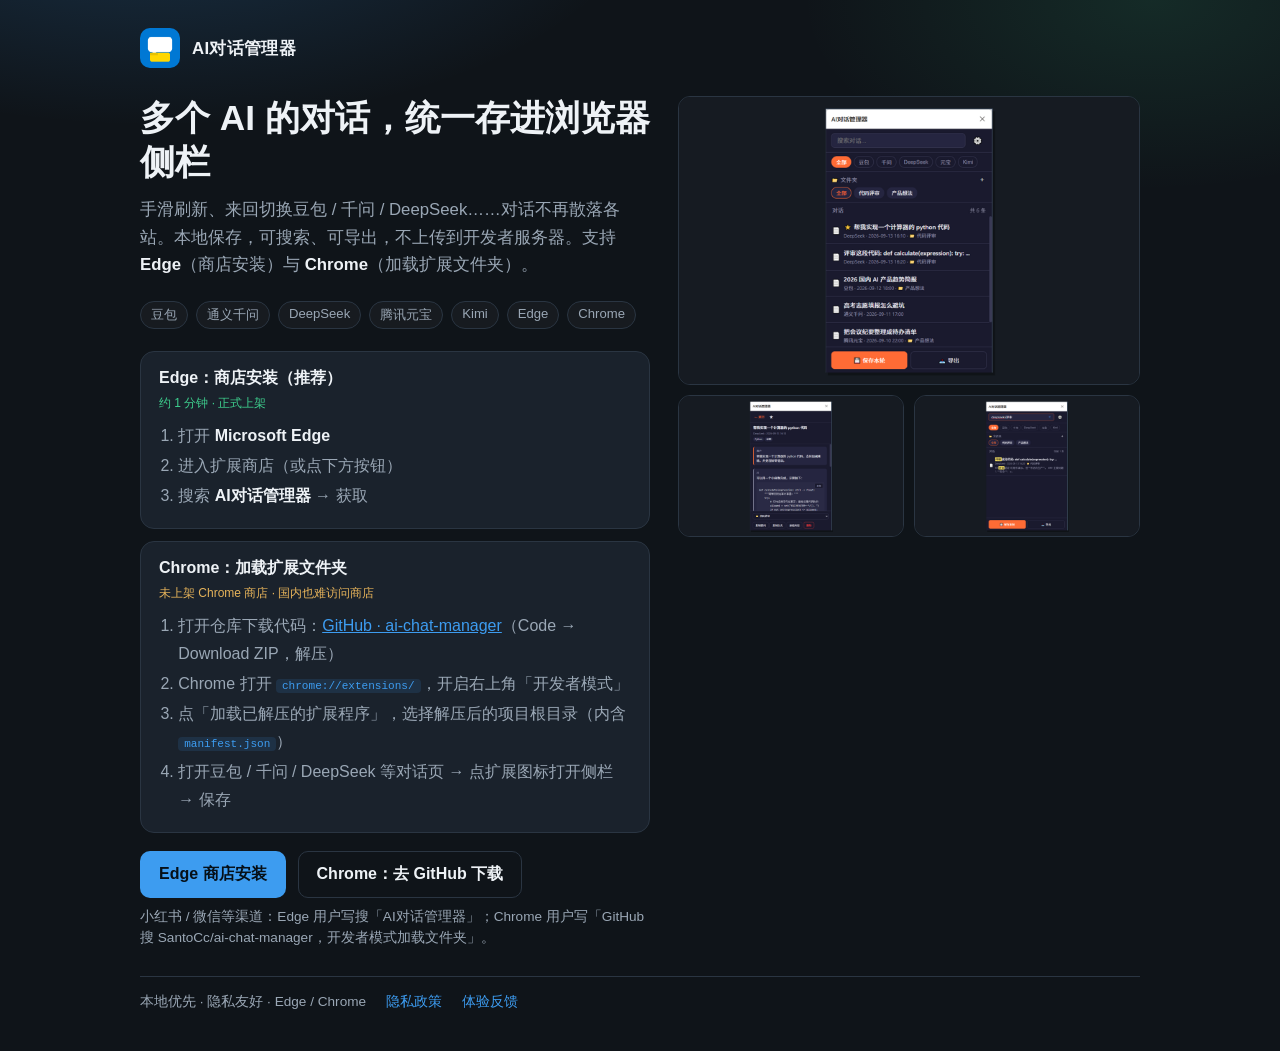
<file: docs/index.html>
﻿<!DOCTYPE html>
<html lang="zh-CN">
<head>
  <meta charset="UTF-8" />
  <meta name="viewport" content="width=device-width, initial-scale=1" />
  <meta name="description" content="AI对话管理器：把豆包、通义千问、DeepSeek、元宝、Kimi 的对话统一存到浏览器侧栏。Edge 商店一键装；Chrome 可加载本仓库文件夹使用。本地保存、可搜索可导出。" />
  <title>AI对话管理器 · Edge / Chrome 扩展</title>
  <style>
    :root {
      --bg: #0f1419;
      --panel: #1a222c;
      --text: #eef2f6;
      --muted: #9aa7b5;
      --accent: #3d9cf0;
      --accent-hover: #5aadf5;
      --line: #2a3542;
      --ok: #3ecf8e;
    }
    * { box-sizing: border-box; }
    body {
      margin: 0;
      min-height: 100vh;
      font-family: "Segoe UI", "PingFang SC", "Microsoft YaHei", sans-serif;
      color: var(--text);
      background:
        radial-gradient(900px 420px at 12% -10%, rgba(61,156,240,.22), transparent 55%),
        radial-gradient(700px 380px at 90% 0%, rgba(62,207,142,.12), transparent 50%),
        var(--bg);
    }
    .wrap {
      max-width: 1040px;
      margin: 0 auto;
      padding: 28px 20px 40px;
    }
    header {
      display: flex;
      align-items: center;
      gap: 12px;
      margin-bottom: 28px;
    }
    header img { width: 40px; height: 40px; border-radius: 10px; }
    header .brand { font-weight: 700; font-size: 1.05rem; letter-spacing: .02em; }
    .hero {
      display: grid;
      grid-template-columns: 1.05fr .95fr;
      gap: 28px;
      align-items: start;
    }
    @media (max-width: 820px) {
      .hero { grid-template-columns: 1fr; }
    }
    h1 {
      margin: 0 0 12px;
      font-size: clamp(1.6rem, 3.5vw, 2.2rem);
      line-height: 1.25;
    }
    .lead {
      margin: 0 0 22px;
      color: var(--muted);
      font-size: 1.05rem;
      line-height: 1.65;
      max-width: 36em;
    }
    .platforms {
      display: flex;
      flex-wrap: wrap;
      gap: 8px;
      margin-bottom: 22px;
    }
    .platforms span {
      font-size: .82rem;
      color: var(--muted);
      border: 1px solid var(--line);
      background: rgba(255,255,255,.03);
      padding: 4px 10px;
      border-radius: 999px;
    }
    .install-grid {
      display: grid;
      gap: 12px;
      margin-bottom: 18px;
    }
    .steps {
      background: var(--panel);
      border: 1px solid var(--line);
      border-radius: 14px;
      padding: 16px 18px;
    }
    .steps h2 {
      margin: 0 0 4px;
      font-size: 1rem;
      color: var(--text);
      font-weight: 650;
    }
    .steps .tag {
      display: inline-block;
      font-size: .75rem;
      color: var(--ok);
      margin-bottom: 10px;
    }
    .steps .tag.warn { color: #e6b35a; }
    .steps ol {
      margin: 0;
      padding-left: 1.2em;
      line-height: 1.75;
      color: var(--muted);
    }
    .steps li { margin-bottom: 2px; }
    .steps strong { color: var(--text); font-weight: 700; }
    .steps code {
      font-size: .85em;
      color: var(--accent);
      background: rgba(61,156,240,.12);
      padding: 1px 6px;
      border-radius: 4px;
    }
    .cta {
      display: flex;
      flex-wrap: wrap;
      gap: 12px;
      align-items: center;
      margin-bottom: 8px;
    }
    .btn {
      display: inline-flex;
      align-items: center;
      justify-content: center;
      gap: 8px;
      padding: 12px 18px;
      border-radius: 10px;
      font-weight: 650;
      text-decoration: none;
      border: 1px solid transparent;
    }
    .btn-primary {
      background: var(--accent);
      color: #061018;
    }
    .btn-primary:hover { background: var(--accent-hover); }
    .btn-ghost {
      background: transparent;
      color: var(--text);
      border-color: var(--line);
    }
    .btn-ghost:hover { border-color: var(--muted); }
    .note {
      margin: 8px 0 0;
      font-size: .85rem;
      color: var(--muted);
      line-height: 1.55;
    }
    .shots {
      display: grid;
      gap: 10px;
    }
    .shots img {
      width: 100%;
      border-radius: 12px;
      border: 1px solid var(--line);
      background: #000;
      display: block;
    }
    .shots .row {
      display: grid;
      grid-template-columns: 1fr 1fr;
      gap: 10px;
    }
    @media (max-width: 520px) {
      .shots .row { grid-template-columns: 1fr; }
    }
    footer {
      margin-top: 28px;
      padding-top: 16px;
      border-top: 1px solid var(--line);
      color: var(--muted);
      font-size: .85rem;
      display: flex;
      flex-wrap: wrap;
      gap: 12px 20px;
    }
    footer a { color: var(--accent); text-decoration: none; }
    footer a:hover { text-decoration: underline; }
  </style>
</head>
<body>
  <div class="wrap">
    <header>
      <img src="assets/icon.png" alt="AI对话管理器" width="40" height="40" />
      <div class="brand">AI对话管理器</div>
    </header>

    <section class="hero">
      <div>
        <h1>多个 AI 的对话，统一存进浏览器侧栏</h1>
        <p class="lead">手滑刷新、来回切换豆包 / 千问 / DeepSeek……对话不再散落各站。本地保存，可搜索、可导出，不上传到开发者服务器。支持 <strong style="color:var(--text)">Edge</strong>（商店安装）与 <strong style="color:var(--text)">Chrome</strong>（加载扩展文件夹）。</p>
        <div class="platforms">
          <span>豆包</span><span>通义千问</span><span>DeepSeek</span><span>腾讯元宝</span><span>Kimi</span>
          <span>Edge</span><span>Chrome</span>
        </div>

        <div class="install-grid">
          <div class="steps">
            <h2>Edge：商店安装（推荐）</h2>
            <div class="tag">约 1 分钟 · 正式上架</div>
            <ol>
              <li>打开 <strong>Microsoft Edge</strong></li>
              <li>进入扩展商店（或点下方按钮）</li>
              <li>搜索 <strong>AI对话管理器</strong> → 获取</li>
            </ol>
          </div>

          <div class="steps">
            <h2>Chrome：加载扩展文件夹</h2>
            <div class="tag warn">未上架 Chrome 商店 · 国内也难访问商店</div>
            <ol>
              <li>打开仓库下载代码：<a href="https://github.com/SantoCc/ai-chat-manager" style="color:var(--accent)">GitHub · ai-chat-manager</a>（Code → Download ZIP，解压）</li>
              <li>Chrome 打开 <code>chrome://extensions/</code>，开启右上角「开发者模式」</li>
              <li>点「加载已解压的扩展程序」，选择解压后的项目根目录（内含 <code>manifest.json</code>）</li>
              <li>打开豆包 / 千问 / DeepSeek 等对话页 → 点扩展图标打开侧栏 → 保存</li>
            </ol>
          </div>
        </div>

        <div class="cta">
          <a class="btn btn-primary" href="https://microsoftedge.microsoft.com/addons/detail/jfhbkeaapcnbjiicekkkleinfnjkpjoj" rel="noopener">Edge 商店安装</a>
          <a class="btn btn-ghost" href="https://github.com/SantoCc/ai-chat-manager" rel="noopener">Chrome：去 GitHub 下载</a>
        </div>
        <p class="note">小红书 / 微信等渠道：Edge 用户写搜「AI对话管理器」；Chrome 用户写「GitHub 搜 SantoCc/ai-chat-manager，开发者模式加载文件夹」。</p>
      </div>

      <div class="shots">
        <img src="assets/01-list.png" alt="侧栏对话列表" />
        <div class="row">
          <img src="assets/02-detail.png" alt="对话详情" />
          <img src="assets/04-search.png" alt="本地搜索" />
        </div>
      </div>
    </section>

    <footer>
      <span>本地优先 · 隐私友好 · Edge / Chrome</span>
      <a href="privacy.html">隐私政策</a>
      <a href="https://github.com/SantoCc/ai-chat-manager/issues/new?template=feedback.yml">体验反馈</a>
    </footer>
  </div>
</body>
</html>
</file>
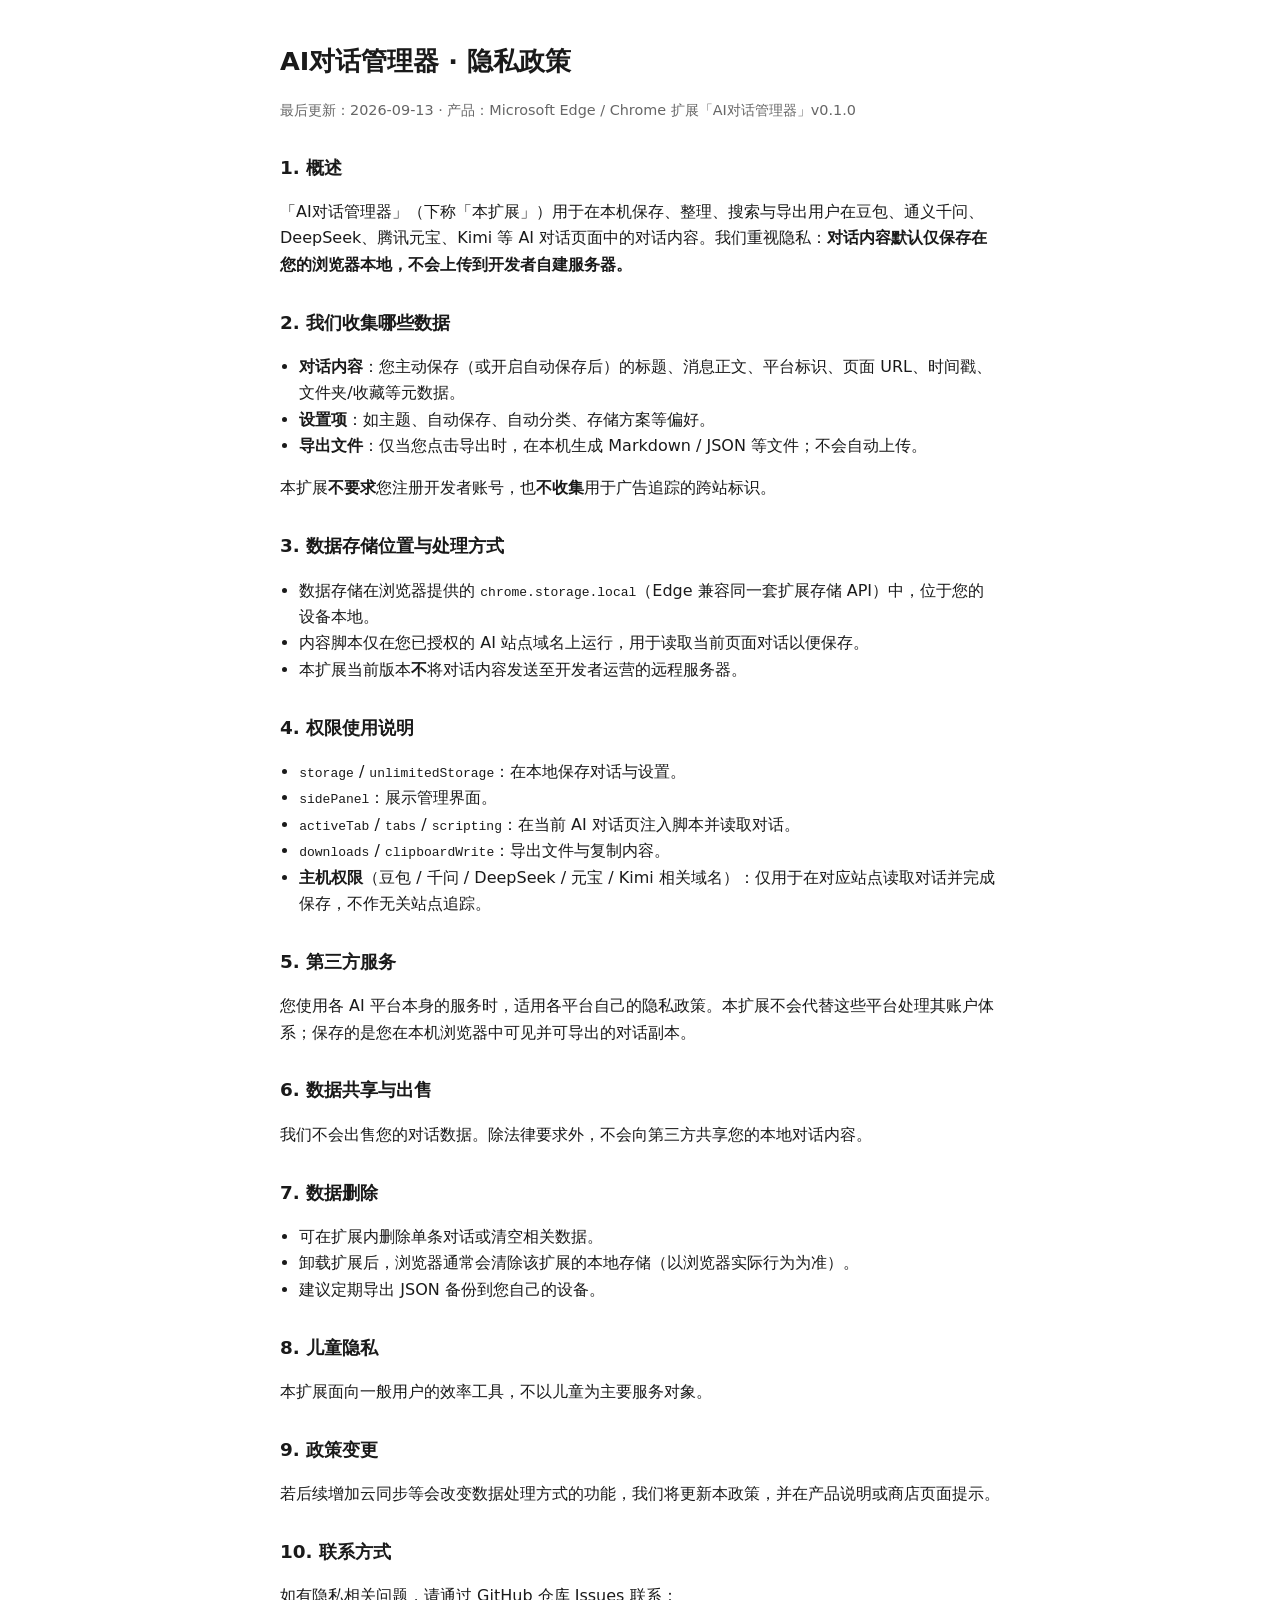
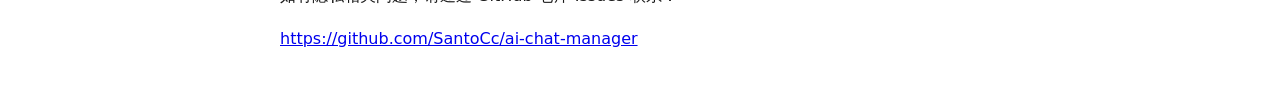
<file: docs/privacy.html>
<!DOCTYPE html>
<html lang="zh-CN">
<head>
  <meta charset="UTF-8" />
  <meta name="viewport" content="width=device-width, initial-scale=1" />
  <title>隐私政策 · AI对话管理器</title>
  <style>
    body { font-family: system-ui, -apple-system, "Segoe UI", sans-serif; line-height: 1.65; max-width: 720px; margin: 40px auto; padding: 0 20px; color: #1a1a1a; }
    h1 { font-size: 1.6rem; }
    h2 { font-size: 1.15rem; margin-top: 1.6em; }
    .meta { color: #666; font-size: 0.9rem; }
    ul { padding-left: 1.2em; }
  </style>
</head>
<body>
  <h1>AI对话管理器 · 隐私政策</h1>
  <p class="meta">最后更新：2026-09-13 · 产品：Microsoft Edge / Chrome 扩展「AI对话管理器」v0.1.0</p>

  <h2>1. 概述</h2>
  <p>「AI对话管理器」（下称「本扩展」）用于在本机保存、整理、搜索与导出用户在豆包、通义千问、DeepSeek、腾讯元宝、Kimi 等 AI 对话页面中的对话内容。我们重视隐私：<strong>对话内容默认仅保存在您的浏览器本地，不会上传到开发者自建服务器。</strong></p>

  <h2>2. 我们收集哪些数据</h2>
  <ul>
    <li><strong>对话内容</strong>：您主动保存（或开启自动保存后）的标题、消息正文、平台标识、页面 URL、时间戳、文件夹/收藏等元数据。</li>
    <li><strong>设置项</strong>：如主题、自动保存、自动分类、存储方案等偏好。</li>
    <li><strong>导出文件</strong>：仅当您点击导出时，在本机生成 Markdown / JSON 等文件；不会自动上传。</li>
  </ul>
  <p>本扩展<strong>不要求</strong>您注册开发者账号，也<strong>不收集</strong>用于广告追踪的跨站标识。</p>

  <h2>3. 数据存储位置与处理方式</h2>
  <ul>
    <li>数据存储在浏览器提供的 <code>chrome.storage.local</code>（Edge 兼容同一套扩展存储 API）中，位于您的设备本地。</li>
    <li>内容脚本仅在您已授权的 AI 站点域名上运行，用于读取当前页面对话以便保存。</li>
    <li>本扩展当前版本<strong>不</strong>将对话内容发送至开发者运营的远程服务器。</li>
  </ul>

  <h2>4. 权限使用说明</h2>
  <ul>
    <li><code>storage</code> / <code>unlimitedStorage</code>：在本地保存对话与设置。</li>
    <li><code>sidePanel</code>：展示管理界面。</li>
    <li><code>activeTab</code> / <code>tabs</code> / <code>scripting</code>：在当前 AI 对话页注入脚本并读取对话。</li>
    <li><code>downloads</code> / <code>clipboardWrite</code>：导出文件与复制内容。</li>
    <li><strong>主机权限</strong>（豆包 / 千问 / DeepSeek / 元宝 / Kimi 相关域名）：仅用于在对应站点读取对话并完成保存，不作无关站点追踪。</li>
  </ul>

  <h2>5. 第三方服务</h2>
  <p>您使用各 AI 平台本身的服务时，适用各平台自己的隐私政策。本扩展不会代替这些平台处理其账户体系；保存的是您在本机浏览器中可见并可导出的对话副本。</p>

  <h2>6. 数据共享与出售</h2>
  <p>我们不会出售您的对话数据。除法律要求外，不会向第三方共享您的本地对话内容。</p>

  <h2>7. 数据删除</h2>
  <ul>
    <li>可在扩展内删除单条对话或清空相关数据。</li>
    <li>卸载扩展后，浏览器通常会清除该扩展的本地存储（以浏览器实际行为为准）。</li>
    <li>建议定期导出 JSON 备份到您自己的设备。</li>
  </ul>

  <h2>8. 儿童隐私</h2>
  <p>本扩展面向一般用户的效率工具，不以儿童为主要服务对象。</p>

  <h2>9. 政策变更</h2>
  <p>若后续增加云同步等会改变数据处理方式的功能，我们将更新本政策，并在产品说明或商店页面提示。</p>

  <h2>10. 联系方式</h2>
  <p>如有隐私相关问题，请通过 GitHub 仓库 Issues 联系：</p>
  <p><a href="https://github.com/SantoCc/ai-chat-manager">https://github.com/SantoCc/ai-chat-manager</a></p>
</body>
</html>
</file>
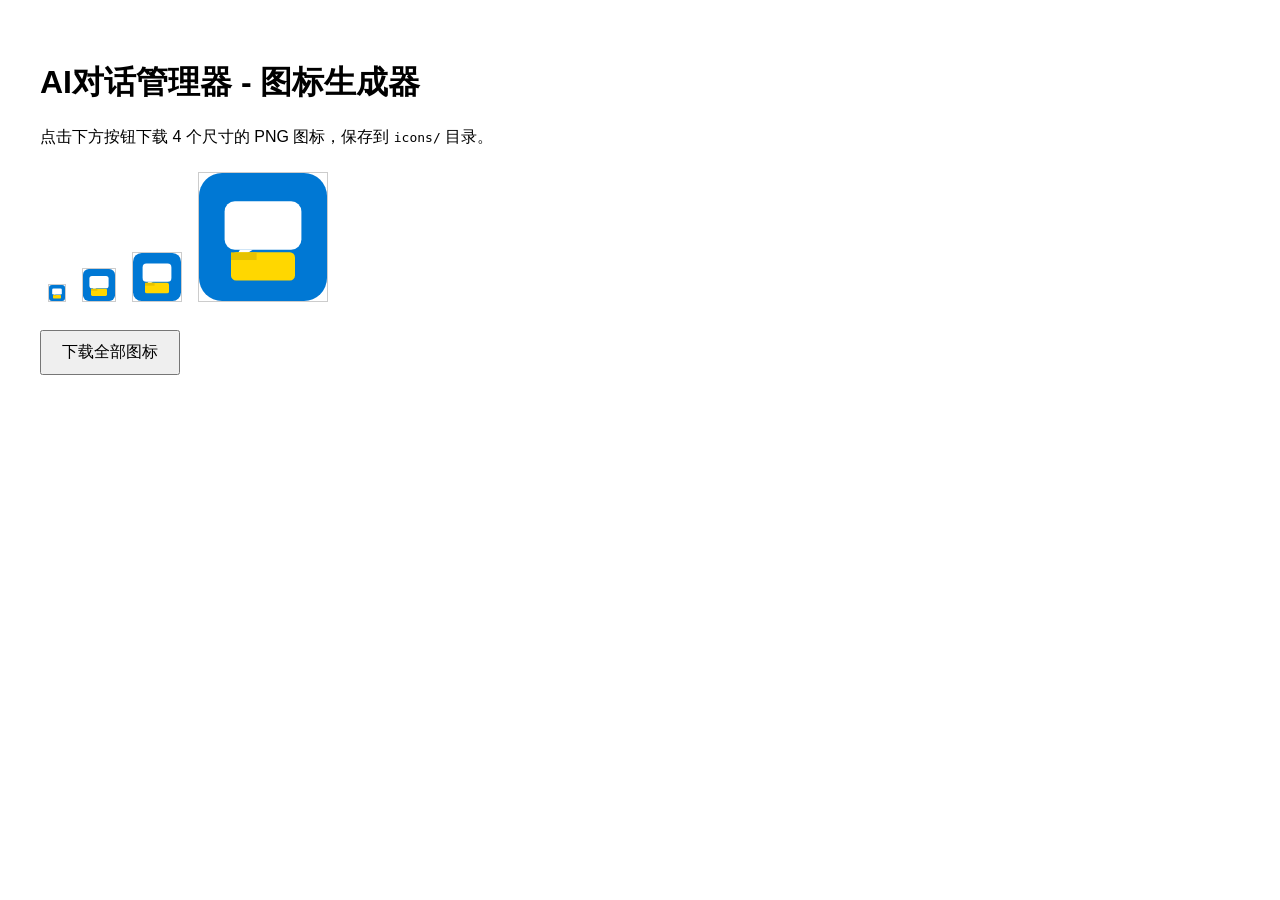
<file: icons/generate-icons.html>
<!DOCTYPE html>
<html lang="zh-CN">
<head>
  <meta charset="UTF-8">
  <title>生成扩展图标</title>
  <style>
    body { font-family: sans-serif; padding: 2rem; }
    canvas { border: 1px solid #ccc; margin: 8px; }
    button { padding: 10px 20px; font-size: 16px; cursor: pointer; margin-top: 1rem; }
  </style>
</head>
<body>
  <h1>AI对话管理器 - 图标生成器</h1>
  <p>点击下方按钮下载 4 个尺寸的 PNG 图标，保存到 <code>icons/</code> 目录。</p>
  <div id="canvases"></div>
  <button id="download-all">下载全部图标</button>
  <script>
    const sizes = [16, 32, 48, 128];
    const container = document.getElementById('canvases');

    sizes.forEach(size => {
      const canvas = document.createElement('canvas');
      canvas.width = canvas.height = size;
      canvas.id = 'icon' + size;
      container.appendChild(canvas);
      drawIcon(canvas, size);
    });

    function drawIcon(canvas, size) {
      const ctx = canvas.getContext('2d');
      const s = size;

      // 背景
      ctx.fillStyle = '#0078d4';
      ctx.beginPath();
      ctx.roundRect(0, 0, s, s, s * 0.18);
      ctx.fill();

      // 对话气泡
      ctx.fillStyle = '#ffffff';
      const bx = s * 0.2, by = s * 0.22, bw = s * 0.6, bh = s * 0.38;
      ctx.beginPath();
      ctx.roundRect(bx, by, bw, bh, s * 0.08);
      ctx.fill();

      // 气泡尾巴
      ctx.beginPath();
      ctx.moveTo(bx + s * 0.12, by + bh);
      ctx.lineTo(bx + s * 0.06, by + bh + s * 0.1);
      ctx.lineTo(bx + s * 0.22, by + bh);
      ctx.fill();

      // 文件夹
      ctx.fillStyle = '#ffd700';
      ctx.beginPath();
      ctx.roundRect(s * 0.25, s * 0.62, s * 0.5, s * 0.22, s * 0.04);
      ctx.fill();
      ctx.fillStyle = '#e6c200';
      ctx.fillRect(s * 0.25, s * 0.62, s * 0.2, s * 0.06);
    }

    document.getElementById('download-all').addEventListener('click', () => {
      sizes.forEach(size => {
        const canvas = document.getElementById('icon' + size);
        const link = document.createElement('a');
        link.download = 'icon' + size + '.png';
        link.href = canvas.toDataURL('image/png');
        link.click();
      });
      alert('请将下载的 4 个 PNG 文件放入 icons/ 目录');
    });
  </script>
</body>
</html>
</file>
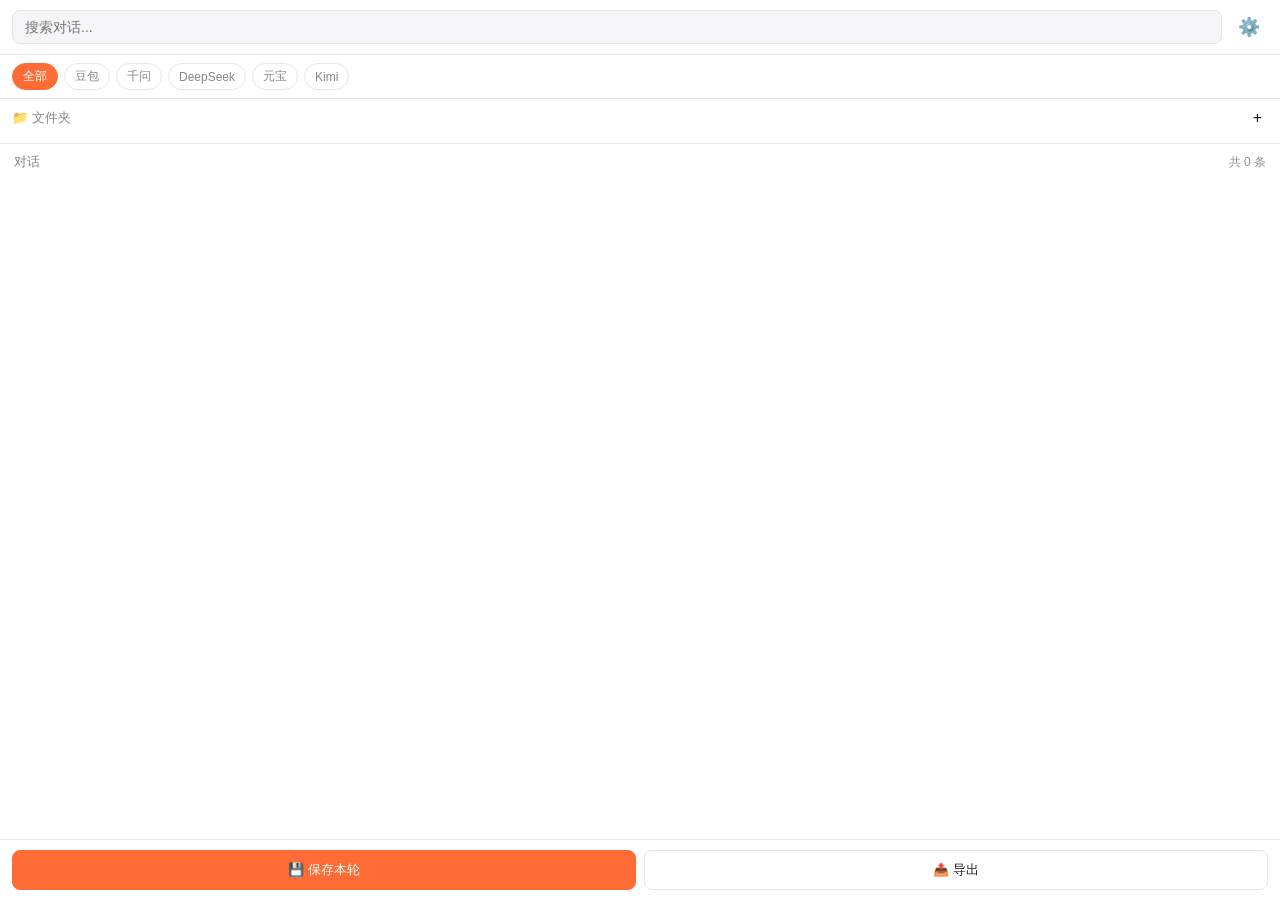
<file: sidepanel/panel.html>
<!DOCTYPE html>
<html lang="zh-CN">
<head>
  <meta charset="UTF-8">
  <meta name="viewport" content="width=device-width, initial-scale=1.0">
  <title>AI对话管理器</title>
  <link rel="stylesheet" href="panel.css">
</head>
<body>
  <div id="app">
    <!-- 列表视图 -->
    <div id="list-view" class="view active">
      <header class="header">
        <div class="search-bar">
          <input type="search" id="search-input" placeholder="搜索对话..." autocomplete="off">
        </div>
        <button id="settings-btn" class="icon-btn" title="设置">⚙️</button>
      </header>

      <div id="storage-warning" class="storage-warning hidden" role="alert">
        <div class="storage-warning-title">⚠️ 存储空间即将用尽（A方案）</div>
        <p id="storage-warning-text" class="storage-warning-text"></p>
        <button id="storage-warning-settings-btn" class="storage-warning-btn" type="button">前往设置处理</button>
      </div>

      <div class="platform-tabs" id="platform-tabs">
        <button class="platform-tab active" data-platform="">全部</button>
        <button class="platform-tab" data-platform="doubao">豆包</button>
        <button class="platform-tab" data-platform="qianwen">千问</button>
        <button class="platform-tab" data-platform="deepseek">DeepSeek</button>
        <button class="platform-tab" data-platform="yuanbao">元宝</button>
        <button class="platform-tab" data-platform="kimi">Kimi</button>
      </div>

      <div class="folders-section" id="folders-section">
        <div class="section-header">
          <span>📁 文件夹</span>
          <div class="section-header-actions">
            <button id="delete-folder-btn" class="icon-btn small hidden" title="删除当前文件夹">🗑</button>
            <button id="add-folder-btn" class="icon-btn small" title="新建文件夹">+</button>
          </div>
        </div>
        <div id="folders-list" class="folders-list"></div>
      </div>

      <div class="conversation-list-wrapper">
        <div class="list-toolbar">
          <span class="list-toolbar-label">对话</span>
          <span id="record-count" class="record-count">共 0 条</span>
        </div>
        <div id="conversation-list" class="conversation-list"></div>
        <div id="empty-state" class="empty-state hidden">
          <div class="empty-icon" aria-hidden="true">
            <svg width="40" height="40" viewBox="0 0 40 40" fill="none">
              <rect x="8" y="6" width="24" height="28" rx="4" stroke="currentColor" stroke-width="1.6"/>
              <path d="M14 14h12M14 20h12M14 26h7" stroke="currentColor" stroke-width="1.6" stroke-linecap="round"/>
            </svg>
          </div>
          <p class="empty-title">暂无保存的对话</p>
          <div class="empty-guide">
            <div class="empty-guide-item">
              <span class="empty-num">1</span>
              <div class="empty-guide-text">
                <strong>首次使用或重载扩展，请手动保存</strong>
                <span>刷新 AI 页面，或点击「保存本轮」</span>
              </div>
            </div>
            <div class="empty-guide-item">
              <span class="empty-num">2</span>
              <div class="empty-guide-text">
                <strong>想少点操作？</strong>
                <span>可在设置中开启「自动保存」</span>
              </div>
            </div>
          </div>
        </div>
      </div>

      <footer class="footer">
        <button id="save-btn" class="footer-btn primary">💾 保存本轮</button>
        <button id="export-btn" class="footer-btn">📤 导出</button>
      </footer>
    </div>

    <!-- 详情视图 -->
    <div id="detail-view" class="view">
      <header class="detail-header">
        <button id="back-btn" class="back-btn">← 返回</button>
        <button id="favorite-btn" class="icon-btn" title="收藏">☆</button>
      </header>
      <div class="detail-meta">
        <h2 id="detail-title"></h2>
        <div id="detail-info" class="detail-info"></div>
        <div id="detail-tags" class="detail-tags"></div>
      </div>
      <div id="detail-content" class="detail-content"></div>
      <footer class="detail-footer">
        <select id="move-folder-select" class="folder-select" title="移动到文件夹">
          <option value="">📁 未分类</option>
        </select>
        <button id="copy-questions-btn" class="action-btn">复制提问</button>
        <button id="copy-all-btn" class="action-btn">复制全文</button>
        <button id="open-url-btn" class="action-btn">原始对话</button>
        <button id="delete-btn" class="action-btn danger">删除</button>
      </footer>
    </div>

    <!-- 设置面板 -->
    <div id="settings-view" class="view">
      <header class="settings-page-header">
        <button id="settings-back-btn" class="back-btn" type="button">← 返回</button>
        <h1 class="settings-page-title">设置</h1>
      </header>
      <div class="settings-content">
        <!-- 功能设置 -->
        <section class="settings-card">
          <h2 class="settings-card-title">功能设置</h2>
          <label class="toggle-row" for="auto-save-toggle">
            <span class="toggle-label">自动保存</span>
            <input type="checkbox" id="auto-save-toggle" class="toggle-input">
            <span class="toggle-track" aria-hidden="true"></span>
          </label>
          <p class="settings-row-hint">对话生成结束后约 1 秒自动保存</p>
          <div class="settings-divider"></div>
          <label class="toggle-row" for="auto-classify-toggle">
            <span class="toggle-label">自动分类</span>
            <input type="checkbox" id="auto-classify-toggle" class="toggle-input">
            <span class="toggle-track" aria-hidden="true"></span>
          </label>
          <p class="settings-row-hint">开启后，保存时按文件夹名称/关键词匹配标题和内容</p>
          <div class="settings-divider"></div>
          <label class="toggle-row" for="theme-toggle">
            <span class="toggle-label">深色主题</span>
            <input type="checkbox" id="theme-toggle" class="toggle-input" checked>
            <span class="toggle-track" aria-hidden="true"></span>
          </label>
        </section>

        <!-- 存储方案（可展开） -->
        <section class="settings-card settings-collapsible">
          <button type="button" class="settings-section-toggle" id="storage-section-toggle" aria-expanded="false">
            <span class="settings-section-left">
              <span class="settings-section-title">存储方案</span>
              <span id="storage-section-summary" class="settings-section-summary">B · 无上限</span>
            </span>
            <span class="settings-chevron" aria-hidden="true">▶</span>
          </button>
          <div class="settings-section-body collapsed" id="storage-section-body">
            <div class="storage-mode-list">
              <label class="storage-mode-card">
                <input type="radio" name="storage-mode" value="limited">
                <span class="storage-mode-card-inner">
                  <span class="storage-mode-check" aria-hidden="true">✓</span>
                  <span class="storage-mode-title">A · 10 MB 上限</span>
                  <span class="storage-mode-desc">接近上限时提醒，超出后禁止保存</span>
                </span>
              </label>
              <label class="storage-mode-card">
                <input type="radio" name="storage-mode" value="unlimited" checked>
                <span class="storage-mode-card-inner">
                  <span class="storage-mode-check" aria-hidden="true">✓</span>
                  <span class="storage-mode-title">B · 无上限</span>
                  <span class="storage-mode-desc">适合大量保存，仅显示已用空间</span>
                </span>
              </label>
            </div>

            <div class="settings-subsection">
              <div class="storage-usage-panel">
                <div class="storage-usage-head">
                  <span id="storage-usage-amount" class="storage-usage-title">-</span>
                  <span id="storage-usage-meta" class="storage-usage-meta">充足 / 无上限</span>
                </div>
                <p id="storage-usage-note" class="storage-usage-desc">数据保存在本机。点「移除」扩展会清空全部对话，请定期导出 JSON 备份</p>

                <div id="storage-progress-wrap" class="storage-usage-progress hidden">
                  <div class="storage-progress-bar">
                    <div id="storage-progress-fill" class="storage-progress-fill"></div>
                  </div>
                </div>

                <p id="storage-tip-limited" class="storage-usage-desc storage-usage-tip-warn hidden"></p>
              </div>
              <!-- 兼容旧逻辑：隐藏占位 -->
              <span id="storage-usage" class="hidden" aria-hidden="true">-</span>
              <span id="storage-percent" class="hidden" aria-hidden="true">0%</span>
            </div>
          </div>
        </section>

        <!-- 数据管理（可展开） -->
        <section class="settings-card settings-collapsible">
          <button type="button" class="settings-section-toggle" id="data-section-toggle" aria-expanded="false">
            <span class="settings-section-left">
              <span class="settings-section-title">数据管理</span>
              <span class="settings-section-summary">导出 / 导入备份</span>
            </span>
            <span class="settings-chevron" aria-hidden="true">▶</span>
          </button>
          <div class="settings-section-body collapsed" id="data-section-body">
            <div class="uninstall-warn" role="note">
              <div class="uninstall-warn-title">移除扩展前请先备份</div>
              <p class="uninstall-warn-desc">
                在 <code>edge://extensions/</code> 点「移除」会清空全部本地对话，请先导出 JSON备份。
              </p>
              <button id="export-json-warn-btn" class="uninstall-warn-btn" type="button">立即导出 JSON 备份</button>
            </div>
            <div class="data-actions">
              <button id="export-json-btn" class="data-action-export" type="button">
                <span class="data-action-icon" aria-hidden="true">↓</span>
                <span class="data-action-copy">
                  <span class="data-action-title">导出 JSON 备份</span>
                  <span class="data-action-desc">保存全部对话到电脑</span>
                </span>
              </button>

              <div class="data-import-grid">
                <input type="file" id="import-json-input" accept=".json,application/json" hidden>
                <button id="import-json-merge-btn" class="data-import-card" type="button">
                  <span class="data-import-icon" aria-hidden="true">↑</span>
                  <span class="data-import-copy">
                    <span class="data-import-title">合并导入</span>
                    <span class="data-import-desc">追加到现有</span>
                  </span>
                </button>
                <button id="import-json-replace-btn" class="data-import-card data-import-card-danger" type="button">
                  <span class="data-import-icon" aria-hidden="true">⚠</span>
                  <span class="data-import-copy">
                    <span class="data-import-title">替换导入</span>
                    <span class="data-import-desc">覆盖现有数据</span>
                  </span>
                </button>
              </div>
            </div>
          </div>
        </section>
      </div>
    </div>

    <!-- Toast 提示 -->
    <div id="toast" class="toast hidden"></div>

    <!-- 自定义对话框 -->
    <div id="dialog-overlay" class="dialog-overlay hidden" role="dialog" aria-modal="true" aria-labelledby="dialog-title">
      <div class="dialog-card">
        <h3 id="dialog-title" class="dialog-title"></h3>
        <p id="dialog-message" class="dialog-message"></p>
        <input id="dialog-input" class="dialog-input hidden" type="text" autocomplete="off">
        <div class="dialog-actions">
          <button id="dialog-cancel" class="dialog-btn dialog-btn-secondary" type="button">取消</button>
          <button id="dialog-confirm" class="dialog-btn dialog-btn-primary" type="button">确定</button>
        </div>
      </div>
    </div>
  </div>

  <script type="module" src="panel.js?v=0.1.0"></script>
</body>
</html>
</file>
<file: sidepanel/panel.css>
:root {
  --bg: #ffffff;
  --bg-secondary: #f5f5f7;
  --text: #1d1d1f;
  --text-secondary: #86868b;
  --border: #e5e5ea;
  --primary: #FF6B35;
  --primary-hover: #E55A2B;
  --primary-light: #FFF5F0;
  --primary-border: #FFB899;
  --danger: #E53E3E;
  --danger-light: #FFF5F5;
  --success: #38A169;
  --code-bg: #f0f0f2;
  --highlight: #fff3cd;
  --shadow: 0 1px 3px rgba(0,0,0,0.08);
  --radius: 8px;
  --header-h: 52px;
  --footer-h: 56px;
  --settings-page-bg: #F5F6F8;
  --settings-card-bg: #ffffff;
  --settings-text: #1A1A2E;
  --settings-muted: #888888;
  --settings-divider: #F0F0F0;
}

[data-theme="dark"] {
  --bg: #1A1A2E;
  --bg-secondary: #252540;
  --text: #E8E8F0;
  --text-secondary: #8888A0;
  --border: #3A3A55;
  --primary: #FF6B35;
  --primary-hover: #FF8555;
  --primary-light: rgba(255, 107, 53, 0.15);
  --primary-border: rgba(255, 107, 53, 0.5);
  --code-bg: #2A2A45;
  --highlight: #4a4000;
  --shadow: 0 1px 4px rgba(0,0,0,0.3);
  --settings-page-bg: #1A1A2E;
  --settings-card-bg: #252540;
  --settings-text: #E8E8F0;
  --settings-muted: #8888A0;
  --settings-divider: #3A3A55;
}

* {
  box-sizing: border-box;
  margin: 0;
  padding: 0;
}

body {
  font-family: -apple-system, BlinkMacSystemFont, "Segoe UI", Roboto, "Helvetica Neue", Arial, sans-serif;
  font-size: 14px;
  line-height: 1.5;
  color: var(--text);
  background: var(--bg);
  min-width: 320px;
  overflow: hidden;
}

#app {
  display: flex;
  flex-direction: column;
  height: 100vh;
  min-height: 0;
  overflow: hidden;
}

.view {
  display: none;
  flex-direction: column;
  height: 100vh;
  min-height: 0;
  overflow: hidden;
}

.view.active {
  display: flex;
}

.hidden {
  display: none !important;
}

/* Header */
.header {
  display: flex;
  align-items: center;
  gap: 8px;
  padding: 10px 12px;
  border-bottom: 1px solid var(--border);
  min-height: var(--header-h);
}

.search-bar {
  flex: 1;
}

.search-bar input {
  width: 100%;
  padding: 8px 12px;
  border: 1px solid var(--border);
  border-radius: var(--radius);
  background: var(--bg-secondary);
  color: var(--text);
  font-size: 14px;
  outline: none;
}

.search-bar input:focus {
  border-color: var(--primary);
}

.icon-btn {
  background: none;
  border: none;
  cursor: pointer;
  font-size: 18px;
  padding: 4px 8px;
  border-radius: var(--radius);
  color: var(--text);
}

.icon-btn:hover {
  background: var(--bg-secondary);
}

.icon-btn.small {
  font-size: 16px;
  padding: 2px 6px;
}

/* Platform tabs */
.platform-tabs {
  display: flex;
  gap: 6px;
  padding: 8px 12px;
  overflow-x: auto;
  border-bottom: 1px solid var(--border);
  flex-shrink: 0;
}

.platform-tab {
  flex-shrink: 0;
  padding: 4px 10px;
  border: 1px solid var(--border);
  border-radius: 16px;
  background: var(--bg);
  color: var(--text-secondary);
  cursor: pointer;
  font-size: 12px;
  transition: all 0.15s;
  white-space: nowrap;
}

.platform-tab.active {
  background: var(--primary);
  color: #fff;
  border-color: var(--primary);
}

.platform-tab:hover:not(.active) {
  background: var(--bg-secondary);
}

/* Folders */
.folders-section {
  padding: 8px 12px;
  border-bottom: 1px solid var(--border);
}

.section-header {
  display: flex;
  justify-content: space-between;
  align-items: center;
  font-size: 13px;
  color: var(--text-secondary);
  margin-bottom: 6px;
}

.section-header-actions {
  display: flex;
  align-items: center;
  gap: 4px;
}

#delete-folder-btn:not(.hidden):hover {
  color: var(--danger);
}

.folders-list {
  display: flex;
  flex-wrap: wrap;
  gap: 6px;
}

.folder-chip {
  padding: 3px 10px;
  border-radius: 12px;
  background: var(--bg-secondary);
  font-size: 12px;
  cursor: pointer;
  border: 1px solid transparent;
  max-width: 72px;
  overflow: hidden;
  text-overflow: ellipsis;
  white-space: nowrap;
  flex-shrink: 0;
}

.folder-chip.active {
  border-color: var(--primary);
  color: var(--primary);
}

/* Conversation list */
.conversation-list-wrapper {
  flex: 1;
  overflow: hidden;
  position: relative;
  display: flex;
  flex-direction: column;
  min-height: 0;
}

.list-toolbar {
  display: flex;
  align-items: center;
  justify-content: space-between;
  padding: 8px 14px 4px;
  flex-shrink: 0;
}

.list-toolbar-label {
  font-size: 13px;
  color: var(--text-secondary);
}

.record-count {
  font-size: 12px;
  color: var(--text-secondary);
  opacity: 0.9;
  font-variant-numeric: tabular-nums;
}

.conversation-list {
  flex: 1;
  min-height: 0;
  overflow-y: auto;
  padding: 4px 0;
}

.conversation-item {
  display: flex;
  align-items: center;
  gap: 8px;
  padding: 10px 14px;
  cursor: pointer;
  border-bottom: 1px solid var(--border);
  transition: background 0.1s;
}

.conversation-item:hover {
  background: var(--bg-secondary);
}

.conversation-item.favorite .conv-title::before {
  content: '⭐ ';
}

.conv-icon {
  font-size: 16px;
  flex-shrink: 0;
}

.conv-body {
  flex: 1;
  min-width: 0;
}

.conv-title {
  font-weight: 500;
  white-space: nowrap;
  overflow: hidden;
  text-overflow: ellipsis;
}

.conv-meta {
  font-size: 11px;
  color: var(--text-secondary);
  margin-top: 2px;
}

.conv-snippet {
  font-size: 12px;
  color: var(--text-secondary);
  margin-top: 4px;
  line-height: 1.45;
  white-space: normal;
  display: -webkit-box;
  -webkit-line-clamp: 2;
  -webkit-box-orient: vertical;
  overflow: hidden;
  word-break: break-word;
}

.search-hit,
.search-highlight,
mark.search-hit {
  background: #ffe566 !important;
  color: #1a1a1a !important;
  padding: 0 2px;
  border-radius: 2px;
  font-style: normal;
}

[data-theme="dark"] .search-hit,
[data-theme="dark"] .search-highlight,
[data-theme="dark"] mark.search-hit {
  background: #ffe566 !important;
  color: #1a1a1a !important;
}

.empty-state {
  position: absolute;
  top: 32px;
  left: 0;
  right: 0;
  bottom: 0;
  display: flex;
  flex-direction: column;
  align-items: center;
  justify-content: center;
  padding: 0 20px 24px;
}

.empty-state .empty-icon {
  display: flex;
  align-items: center;
  justify-content: center;
  width: 56px;
  height: 56px;
  margin-bottom: 12px;
  border-radius: 14px;
  background: var(--bg-secondary);
  color: var(--text-secondary);
}

.empty-state .empty-title {
  margin: 0 0 18px;
  font-size: 15px;
  font-weight: 600;
  color: var(--text);
}

.empty-state .empty-guide {
  width: 100%;
  max-width: 280px;
  display: flex;
  flex-direction: column;
  gap: 10px;
}

.empty-state .empty-guide-item {
  display: flex;
  align-items: flex-start;
  gap: 10px;
  padding: 10px 12px;
  border-radius: var(--radius);
  background: var(--bg-secondary);
}

.empty-state .empty-num {
  flex-shrink: 0;
  width: 20px;
  height: 20px;
  margin-top: 1px;
  border-radius: 50%;
  background: var(--primary-light);
  color: var(--primary);
  font-size: 11px;
  font-weight: 600;
  line-height: 20px;
  text-align: center;
}

.empty-state .empty-guide-text {
  display: flex;
  flex-direction: column;
  gap: 2px;
  min-width: 0;
  text-align: left;
}

.empty-state .empty-guide-text strong {
  font-size: 12px;
  font-weight: 600;
  color: var(--text);
  line-height: 1.4;
}

.empty-state .empty-guide-text span {
  font-size: 11px;
  line-height: 1.55;
  color: var(--text-secondary);
}

/* Footer */
.footer {
  display: flex;
  gap: 8px;
  padding: 10px 12px;
  border-top: 1px solid var(--border);
  min-height: var(--footer-h);
}

.footer-btn {
  flex: 1;
  padding: 10px;
  border: 1px solid var(--border);
  border-radius: var(--radius);
  background: var(--bg);
  color: var(--text);
  cursor: pointer;
  font-size: 13px;
  transition: background 0.15s;
}

.footer-btn:hover {
  background: var(--bg-secondary);
}

.footer-btn.primary {
  background: var(--primary);
  color: #fff;
  border-color: var(--primary);
}

.footer-btn.primary:hover {
  background: var(--primary-hover);
}

/* Detail view */
.detail-header {
  display: flex;
  align-items: center;
  gap: 8px;
  padding: 10px 12px;
  border-bottom: 1px solid var(--border);
  flex-shrink: 0;
}

.back-btn {
  background: none;
  border: none;
  cursor: pointer;
  color: var(--primary);
  font-size: 14px;
  padding: 4px 8px;
}

.detail-meta {
  padding: 12px 14px;
  border-bottom: 1px solid var(--border);
  flex-shrink: 0;
}

.detail-meta h2 {
  font-size: 16px;
  margin-bottom: 6px;
  word-break: break-word;
}

.detail-info {
  font-size: 12px;
  color: var(--text-secondary);
}

.detail-tags {
  display: flex;
  flex-wrap: wrap;
  gap: 4px;
  margin-top: 8px;
}

.tag {
  padding: 2px 8px;
  background: var(--bg-secondary);
  border-radius: 10px;
  font-size: 11px;
}

.detail-content {
  flex: 1 1 auto;
  min-height: 0;
  overflow-x: hidden;
  overflow-y: auto;
  padding: 12px 14px;
  -webkit-overflow-scrolling: touch;
}

.message-block {
  margin-bottom: 16px;
  padding: 10px 12px;
  border-radius: var(--radius);
  background: var(--bg-secondary);
  overflow-wrap: anywhere;
  word-break: break-word;
  white-space: normal;
}

.message-block.user {
  border-left: 3px solid var(--primary);
}

.message-block.assistant {
  border-left: 3px solid var(--text-secondary);
}

.message-role {
  font-size: 12px;
  font-weight: 600;
  color: var(--text-secondary);
  margin-bottom: 6px;
}

/* 详情消息：CSS 三行视觉折叠（全文仍在 DOM，存储不截断） */
.message-body {
  line-height: 1.55;
  overflow-wrap: anywhere;
  word-break: break-word;
}

.message-body a {
  display: inline;
  line-height: inherit;
  white-space: normal;
  word-break: break-all;
}

.message-body p,
.message-body li {
  overflow-wrap: anywhere;
}

.message-body.is-clamped {
  display: -webkit-box;
  -webkit-box-orient: vertical;
  -webkit-line-clamp: 3;
  overflow: hidden;
  /* 避免链接墙在 clamp 下叠字 */
  max-height: 4.8em;
}

.message-body.is-expanded {
  display: block;
  -webkit-line-clamp: unset;
  max-height: none;
  overflow: visible;
}

.msg-expand-btn {
  margin-top: 8px;
  padding: 0;
  border: none;
  background: transparent;
  color: var(--primary, #3b82f6);
  font-size: 12px;
  font-weight: 600;
  cursor: pointer;
  line-height: 1.4;
}

.msg-expand-btn:hover {
  text-decoration: underline;
}

.msg-expand-btn.hidden {
  display: none;
}

.message-block p {
  margin-bottom: 8px;
}

.message-block p:last-child {
  margin-bottom: 0;
}

.message-block ol {
  list-style: decimal;
  padding-left: 1.5em;
  margin: 8px 0;
}

.message-block ul {
  list-style: disc;
  padding-left: 1.5em;
  margin: 8px 0;
}

.message-block li {
  margin: 4px 0;
  line-height: 1.55;
}

.message-block strong {
  font-weight: 700;
  color: var(--text-primary);
}

.message-block h1,
.message-block h2,
.message-block h3,
.message-block h4,
.message-block h5,
.message-block h6 {
  font-weight: 700;
  margin: 12px 0 8px;
  line-height: 1.35;
  color: var(--text-primary);
}

.message-block h1 { font-size: 1.25em; }
.message-block h2 { font-size: 1.15em; }
.message-block h3 { font-size: 1.08em; }

.md-table-wrap {
  width: 100%;
  overflow-x: auto;
  margin: 10px 0 12px;
  border-radius: 8px;
  border: 1px solid var(--border, rgba(255, 255, 255, 0.12));
}

.md-table {
  width: 100%;
  border-collapse: collapse;
  font-size: 12px;
  line-height: 1.45;
}

.md-table th,
.md-table td {
  border: 1px solid var(--border, rgba(255, 255, 255, 0.12));
  padding: 8px 10px;
  text-align: left;
  vertical-align: top;
  white-space: normal;
}

.md-table th {
  font-weight: 700;
  background: rgba(127, 127, 127, 0.16);
}

.md-table tr:nth-child(even) td {
  background: rgba(127, 127, 127, 0.06);
}

/* AI 生成文件（志愿报告等）：侧栏用卡片占位，不展示 CSS/JSON */
.acm-file-card {
  display: flex;
  gap: 12px;
  align-items: flex-start;
  margin: 10px 0 12px;
  padding: 12px 14px;
  border: 1px solid var(--border, rgba(127, 127, 127, 0.28));
  border-radius: 10px;
  background: rgba(127, 127, 127, 0.08);
}

.acm-file-icon {
  flex: 0 0 auto;
  font-size: 22px;
  line-height: 1.2;
}

.acm-file-body {
  flex: 1;
  min-width: 0;
}

.acm-file-type {
  font-size: 11px;
  opacity: 0.7;
  margin-bottom: 2px;
}

.acm-file-title {
  font-size: 14px;
  font-weight: 600;
  line-height: 1.35;
  word-break: break-word;
}

.acm-file-time {
  margin-top: 4px;
  font-size: 12px;
  opacity: 0.65;
}

.acm-file-hint {
  margin-top: 6px;
  font-size: 12px;
  opacity: 0.75;
  line-height: 1.4;
}

.acm-file-open {
  margin-top: 8px;
}

.acm-image-card {
  flex-direction: column;
}

.acm-image-link {
  display: block;
  margin-top: 8px;
}

.acm-image-preview,
.md-image {
  display: block;
  max-width: 100%;
  height: auto;
  border-radius: 8px;
  border: 1px solid var(--border, rgba(127, 127, 127, 0.28));
  background: rgba(127, 127, 127, 0.06);
  margin-top: 8px;
}

.code-block {
  position: relative;
  background: var(--code-bg);
  border-radius: 6px;
  padding: 12px;
  padding-top: 28px;
  margin: 8px 0;
  overflow-x: auto;
  font-family: "Cascadia Code", "Fira Code", Consolas, monospace;
  font-size: 12px;
  /* 必须覆盖 .message-block 的 white-space:normal，否则换行丢失 */
  white-space: pre;
  word-break: normal;
  overflow-wrap: normal;
}

.code-block code {
  display: block;
  white-space: inherit;
  font-family: inherit;
  font-size: inherit;
}

.copy-code-btn {
  position: absolute;
  top: 6px;
  right: 6px;
  padding: 2px 8px;
  font-size: 11px;
  border: 1px solid var(--border);
  border-radius: 4px;
  background: var(--bg);
  cursor: pointer;
  color: var(--text-secondary);
}

.inline-code {
  background: var(--code-bg);
  padding: 1px 5px;
  border-radius: 3px;
  font-family: Consolas, monospace;
  font-size: 12px;
}

.detail-footer {
  display: flex;
  flex-wrap: wrap;
  gap: 6px;
  padding: 10px 12px;
  border-top: 1px solid var(--border);
  flex-shrink: 0;
}

.action-btn {
  padding: 6px 12px;
  border: 1px solid var(--border);
  border-radius: var(--radius);
  background: var(--bg);
  color: var(--text);
  cursor: pointer;
  font-size: 12px;
}

.action-btn:hover {
  background: var(--bg-secondary);
}

.action-btn.danger {
  color: var(--danger);
  border-color: var(--danger);
}

.action-btn.full {
  width: 100%;
  padding: 10px;
  margin-top: 8px;
}

.action-btn.secondary {
  background: var(--bg-secondary);
}

.action-btn.danger-outline {
  color: var(--danger);
  border-color: var(--danger);
  margin-bottom: 4px;
}

/* ========== 设置页 ========== */
@keyframes fadeInUp {
  from {
    opacity: 0;
    transform: translateY(12px);
  }
  to {
    opacity: 1;
    transform: translateY(0);
  }
}

#settings-view {
  background: var(--settings-page-bg);
}

.settings-page-header {
  display: flex;
  align-items: center;
  gap: 8px;
  padding: 12px 16px;
  background: var(--settings-card-bg);
  border-bottom: 1px solid var(--settings-divider);
  flex-shrink: 0;
}

.settings-page-title {
  font-size: 17px;
  font-weight: 600;
  color: var(--settings-text);
}

.settings-content {
  flex: 1;
  overflow-y: auto;
  padding: 16px 12px 24px;
  width: 100%;
}

.settings-card {
  background: var(--settings-card-bg);
  border-radius: 12px;
  padding: 16px;
  box-shadow: 0 1px 3px rgba(0, 0, 0, 0.05);
  margin-bottom: 12px;
  border: 1px solid var(--settings-divider);
}

.settings-collapsible {
  padding: 0;
  overflow: hidden;
}

.settings-card-title {
  font-size: 15px;
  font-weight: 600;
  color: var(--settings-text);
  margin-bottom: 4px;
}

.settings-divider {
  height: 1px;
  background: var(--settings-divider);
  margin: 2px 0;
}

.settings-row-hint {
  font-size: 12px;
  color: var(--settings-muted);
  line-height: 1.45;
  margin: -4px 0 8px;
  padding-left: 2px;
}

.settings-footnote {
  font-size: 12px;
  color: var(--settings-muted);
  line-height: 1.5;
  margin-top: 10px;
}

/* 可展开区块 */
.settings-section-toggle {
  display: flex;
  align-items: center;
  justify-content: space-between;
  width: 100%;
  padding: 14px 16px;
  border: none;
  background: transparent;
  cursor: pointer;
  text-align: left;
  gap: 12px;
  transition: background 0.2s ease;
  font-family: inherit;
}

.settings-section-toggle:hover {
  background: var(--primary-light);
}

.settings-section-left {
  flex: 1;
  min-width: 0;
  display: flex;
  flex-direction: column;
  gap: 3px;
}

.settings-section-title {
  font-size: 15px;
  font-weight: 600;
  color: var(--settings-text);
}

.settings-section-summary {
  font-size: 12px;
  color: var(--settings-muted);
  white-space: nowrap;
  overflow: hidden;
  text-overflow: ellipsis;
}

.settings-chevron {
  flex-shrink: 0;
  font-size: 11px;
  color: var(--settings-muted);
  transition: transform 0.2s ease;
  width: 16px;
  text-align: center;
}

.settings-section-body {
  overflow: hidden;
  max-height: 800px;
  opacity: 1;
  transition: max-height 0.28s ease, opacity 0.2s ease, padding 0.28s ease;
  padding: 0 16px 16px;
}

.settings-section-body.collapsed {
  max-height: 0;
  opacity: 0;
  padding: 0 16px;
  pointer-events: none;
}

#data-section-body:not(.collapsed) {
  padding-bottom: 12px;
}

.settings-section-desc {
  font-size: 12px;
  color: var(--settings-muted);
  margin-bottom: 12px;
  line-height: 1.45;
}

.settings-subsection {
  margin-top: 14px;
  padding-top: 14px;
  border-top: 1px solid var(--settings-divider);
}

/* 存储用量面板（与 AB 方案卡片等高、双行布局） */
.storage-usage-panel {
  padding: 12px 14px;
  border-radius: 8px;
  border: 1px solid #E8E8E8;
  background: var(--bg-secondary);
  box-sizing: border-box;
  min-height: 62px;
}

[data-theme="dark"] .storage-usage-panel {
  border-color: var(--border);
  background: rgba(255, 255, 255, 0.03);
}

.storage-usage-head {
  display: flex;
  align-items: baseline;
  flex-wrap: wrap;
  gap: 6px;
}

.storage-usage-title {
  font-size: 13px;
  font-weight: 600;
  color: var(--settings-text);
  line-height: 1.3;
}

.storage-usage-meta {
  font-size: 12px;
  color: var(--settings-muted);
  line-height: 1.3;
}

.storage-usage-meta.ok {
  color: var(--success);
}

.storage-usage-meta.warn {
  color: #E6A700;
}

.storage-usage-meta.critical {
  color: var(--danger);
}

.storage-usage-desc {
  font-size: 12px;
  color: var(--settings-muted);
  margin-top: 3px;
  line-height: 1.4;
}

.storage-usage-tip-warn {
  color: var(--primary);
}

.storage-usage-tip-warn.critical {
  color: var(--danger);
}

.storage-usage-progress {
  margin-top: 6px;
}

.storage-usage-panel .storage-progress-bar {
  height: 5px;
  background: rgba(0, 0, 0, 0.06);
  border-radius: 3px;
  overflow: hidden;
}

[data-theme="dark"] .storage-usage-panel .storage-progress-bar {
  background: rgba(255, 255, 255, 0.08);
}

.settings-btn-group {
  display: flex;
  flex-direction: column;
  gap: 10px;
}

/* 数据管理 - 操作区 */
.uninstall-warn {
  margin-bottom: 12px;
  padding: 12px 14px;
  border-radius: 10px;
  border: 1px solid rgba(220, 38, 38, 0.35);
  background: rgba(220, 38, 38, 0.08);
}

.uninstall-warn-title {
  font-size: 13px;
  font-weight: 700;
  color: var(--danger, #dc2626);
  margin-bottom: 6px;
}

.uninstall-warn-desc {
  margin: 0 0 10px;
  font-size: 12px;
  line-height: 1.5;
  color: var(--settings-muted, var(--text-secondary));
}

.uninstall-warn-desc code {
  font-size: 11px;
  padding: 1px 4px;
  border-radius: 4px;
  background: rgba(127, 127, 127, 0.15);
}

.uninstall-warn-btn {
  width: 100%;
  padding: 8px 12px;
  border: none;
  border-radius: 8px;
  background: var(--danger, #dc2626);
  color: #fff;
  font-size: 12px;
  font-weight: 600;
  cursor: pointer;
}

.uninstall-warn-btn:hover {
  filter: brightness(1.05);
}

.uninstall-warn-btn:disabled {
  opacity: 0.7;
  cursor: default;
}

.data-actions {
  display: flex;
  flex-direction: column;
  gap: 6px;
  --data-card-height: 56px;
}

.data-action-export,
.data-import-card {
  display: flex;
  align-items: center;
  gap: 10px;
  width: 100%;
  min-height: var(--data-card-height);
  height: var(--data-card-height);
  padding: 0 12px;
  border-radius: 8px;
  cursor: pointer;
  text-align: left;
  transition: all 0.2s ease;
  font-family: inherit;
  box-sizing: border-box;
}

.data-action-export {
  border: none;
  background: var(--primary);
  color: #fff;
}

.data-action-export:hover {
  background: var(--primary-hover);
}

.data-action-export:active {
  transform: scale(0.98);
}

.data-action-export:focus {
  outline: none;
}

.data-action-export:focus-visible {
  box-shadow: 0 0 0 3px rgba(255, 107, 53, 0.35);
}

.data-action-icon {
  flex-shrink: 0;
  width: 28px;
  height: 28px;
  border-radius: 6px;
  background: rgba(255, 255, 255, 0.2);
  display: flex;
  align-items: center;
  justify-content: center;
  font-size: 15px;
  font-weight: 600;
}

.data-action-copy,
.data-import-copy {
  flex: 1;
  min-width: 0;
}

.data-action-title,
.data-import-title {
  display: block;
  font-size: 13px;
  font-weight: 600;
  line-height: 1.25;
}

.data-action-desc,
.data-import-desc {
  display: block;
  font-size: 11px;
  line-height: 1.25;
  margin-top: 1px;
}

.data-action-desc {
  opacity: 0.88;
}

.data-import-grid {
  display: grid;
  grid-template-columns: 1fr 1fr;
  gap: 6px;
}

.data-import-card {
  border: 1px solid var(--border);
  background: var(--bg-secondary);
}

.data-import-card:hover {
  border-color: var(--primary-border);
  background: var(--primary-light);
}

.data-import-card:active {
  transform: scale(0.98);
}

.data-import-card:focus {
  outline: none;
}

.data-import-card:focus-visible {
  box-shadow: 0 0 0 3px rgba(255, 107, 53, 0.25);
}

.data-import-card-danger {
  border-color: rgba(229, 62, 62, 0.35);
  background: var(--settings-card-bg);
}

.data-import-card-danger:hover {
  border-color: var(--danger);
  background: var(--danger-light);
}

[data-theme="dark"] .data-import-card-danger:hover {
  background: rgba(229, 62, 62, 0.12);
}

.data-import-icon {
  flex-shrink: 0;
  width: 28px;
  height: 28px;
  border-radius: 6px;
  background: var(--primary-light);
  display: flex;
  align-items: center;
  justify-content: center;
  font-size: 14px;
  line-height: 1;
}

.data-import-card-danger .data-import-icon {
  background: var(--danger-light);
  color: var(--danger);
}

.data-import-title {
  color: var(--settings-text);
}

.data-import-card-danger .data-import-title {
  color: var(--danger);
}

.data-import-desc {
  color: var(--settings-muted);
}

/* Toggle 开关 */
.toggle-row {
  display: flex;
  align-items: center;
  justify-content: space-between;
  padding: 10px 0;
  cursor: pointer;
  position: relative;
  gap: 12px;
}

.toggle-label {
  font-size: 15px;
  font-weight: 500;
  color: var(--settings-text);
  flex: 1;
}

.toggle-input {
  opacity: 0;
  position: absolute;
  width: 44px;
  height: 24px;
  right: 0;
  cursor: pointer;
  z-index: 1;
}

.toggle-track {
  width: 44px;
  height: 24px;
  border-radius: 12px;
  background: #ccc;
  position: relative;
  flex-shrink: 0;
  transition: background 0.2s ease;
  pointer-events: none;
}

.toggle-track::after {
  content: '';
  position: absolute;
  top: 2px;
  left: 2px;
  width: 20px;
  height: 20px;
  border-radius: 50%;
  background: #fff;
  box-shadow: 0 1px 3px rgba(0, 0, 0, 0.2);
  transition: transform 0.2s ease;
}

.toggle-input:checked + .toggle-track {
  background: var(--primary);
}

.toggle-input:checked + .toggle-track::after {
  transform: translateX(20px);
}

.toggle-input:focus-visible + .toggle-track {
  box-shadow: 0 0 0 3px rgba(255, 107, 53, 0.3);
}

/* 存储方案卡片选择 */
.storage-mode-list {
  display: flex;
  flex-direction: column;
  gap: 8px;
}

.storage-mode-card {
  display: block;
  position: relative;
  cursor: pointer;
}

.storage-mode-card input {
  opacity: 0;
  position: absolute;
  inset: 0;
  cursor: pointer;
  z-index: 1;
  margin: 0;
}

.storage-mode-card-inner {
  display: block;
  position: relative;
  padding: 12px 14px;
  border: 1px solid #E8E8E8;
  border-radius: 8px;
  background: var(--bg-secondary);
  transition: all 0.2s ease;
}

[data-theme="dark"] .storage-mode-card-inner {
  border-color: var(--border);
  background: rgba(255, 255, 255, 0.03);
}

.storage-mode-card:hover .storage-mode-card-inner {
  border-color: var(--primary-border);
}

.storage-mode-card input:checked + .storage-mode-card-inner {
  border-color: var(--primary);
  background: var(--primary-light);
  box-shadow: inset 3px 0 0 var(--primary);
  padding-left: 16px;
}

.storage-mode-card input:focus-visible + .storage-mode-card-inner {
  box-shadow: 0 0 0 3px rgba(255, 107, 53, 0.25);
}

.storage-mode-check {
  display: none;
  position: absolute;
  top: 10px;
  right: 12px;
  width: 18px;
  height: 18px;
  border-radius: 50%;
  background: var(--primary);
  color: #fff;
  font-size: 11px;
  line-height: 18px;
  text-align: center;
  font-weight: 700;
}

.storage-mode-card input:checked + .storage-mode-card-inner .storage-mode-check {
  display: block;
}

.storage-mode-title {
  display: block;
  font-size: 14px;
  font-weight: 500;
  color: var(--settings-text);
  padding-right: 24px;
}

.storage-mode-desc {
  display: block;
  font-size: 12px;
  color: var(--settings-muted);
  margin-top: 3px;
  line-height: 1.4;
}

/* 存储用量（旧样式保留给全局 progress 复用） */
.storage-progress-wrap {
  margin-bottom: 8px;
}

.storage-progress-row {
  display: flex;
  align-items: center;
  gap: 10px;
}

.storage-progress-bar {
  flex: 1;
  height: 8px;
  background: #F0F0F0;
  border-radius: 4px;
  overflow: hidden;
}

[data-theme="dark"] .storage-progress-bar {
  background: #3A3A55;
}

.storage-progress-fill {
  height: 100%;
  background: var(--primary);
  border-radius: 4px;
  transition: width 0.3s ease;
  width: 0;
}

.storage-progress-fill.warn {
  background: #E6A700;
}

.storage-progress-fill.critical {
  background: var(--danger);
}

/* 数据管理按钮 */
.settings-btn {
  width: 100%;
  display: flex;
  align-items: center;
  justify-content: center;
  gap: 8px;
  border-radius: 8px;
  padding: 11px 16px;
  font-size: 13px;
  font-weight: 500;
  cursor: pointer;
  transition: all 0.2s ease;
  border: none;
  margin-bottom: 0;
  font-family: inherit;
}

.settings-btn:active {
  transform: scale(0.98);
}

.settings-btn:focus {
  outline: none;
}

.settings-btn:focus-visible {
  box-shadow: 0 0 0 3px rgba(255, 107, 53, 0.3);
}

.settings-btn-primary {
  background: var(--primary);
  color: #fff;
}

.settings-btn-primary:hover {
  background: var(--primary-hover);
}

.settings-btn-secondary {
  background: var(--settings-card-bg);
  color: var(--primary);
  border: 1px solid var(--primary);
}

.settings-btn-secondary:hover {
  background: var(--primary-light);
}

[data-theme="dark"] .settings-btn-secondary {
  background: transparent;
}

.settings-btn-danger {
  background: var(--settings-card-bg);
  color: var(--danger);
  border: 1px solid var(--danger);
}

.settings-btn-danger:hover {
  background: var(--danger-light);
}

[data-theme="dark"] .settings-btn-danger {
  background: transparent;
}

[data-theme="dark"] .settings-btn-danger:hover {
  background: rgba(229, 62, 62, 0.12);
}

button:focus,
input:focus {
  outline: none;
}

button:focus-visible,
input:focus-visible {
  box-shadow: 0 0 0 3px rgba(255, 107, 53, 0.3);
}

.search-bar input:focus-visible {
  box-shadow: none;
  border-color: var(--primary);
}

.folder-select {
  width: 100%;
  padding: 6px 8px;
  margin-bottom: 6px;
  border: 1px solid var(--border);
  border-radius: var(--radius);
  background: var(--bg);
  color: var(--text);
  font-size: 12px;
}

/* Toast */
.toast {
  position: fixed;
  bottom: 70px;
  left: 50%;
  transform: translateX(-50%);
  background: rgba(0,0,0,0.8);
  color: #fff;
  padding: 8px 16px;
  border-radius: 12px;
  font-size: 13px;
  z-index: 1000;
  white-space: normal;
  line-height: 1.4;
  word-break: break-word;
  max-width: min(420px, calc(100vw - 24px));
  overflow: visible;
  text-overflow: unset;
}

[data-theme="dark"] .toast {
  background: rgba(255,255,255,0.9);
  color: #000;
}

.search-hit,
.search-highlight,
mark.search-hit {
  background: #ffe566 !important;
  color: #1a1a1a !important;
  padding: 0 2px;
  border-radius: 2px;
  font-style: normal;
}

.storage-tip-note {
  font-size: 12px;
  color: var(--text-secondary);
  line-height: 1.5;
}

.storage-setting {
  border-bottom: none;
  padding-bottom: 6px;
}

.storage-warning {
  margin: 0 12px 8px;
  padding: 10px 12px;
  border-radius: var(--radius);
  background: #fff8e6;
  border: 1px solid #f0d78c;
  flex-shrink: 0;
}

[data-theme="dark"] .storage-warning {
  background: #3d3520;
  border-color: #6b5a2e;
}

.storage-warning.critical {
  background: #fdecea;
  border-color: #f5a8a3;
}

[data-theme="dark"] .storage-warning.critical {
  background: #3d2020;
  border-color: #7a3a3a;
}

.storage-warning-title {
  font-size: 13px;
  font-weight: 600;
  margin-bottom: 4px;
}

.storage-warning-text {
  font-size: 12px;
  color: var(--text-secondary);
  line-height: 1.45;
  margin-bottom: 8px;
}

.storage-warning-btn {
  width: 100%;
  padding: 6px 10px;
  border: 1px solid var(--primary-border);
  border-radius: var(--radius);
  background: var(--settings-card-bg);
  color: var(--primary);
  cursor: pointer;
  font-size: 12px;
  transition: all 0.2s ease;
}

[data-theme="dark"] .storage-warning-btn {
  background: var(--bg-secondary);
  color: var(--primary);
}

.storage-progress-wrap {
  padding: 0;
}

.storage-tip {
  padding: 12px;
  margin-bottom: 12px;
  border-radius: var(--radius);
  background: var(--bg-secondary);
  border: 1px solid var(--border);
}

.storage-tip-list {
  margin: 0 0 0 18px;
  font-size: 12px;
  color: var(--text-secondary);
  line-height: 1.6;
}

/* Scrollbar */
::-webkit-scrollbar {
  width: 6px;
}

::-webkit-scrollbar-thumb {
  background: var(--border);
  border-radius: 3px;
}

/* 自定义对话框 */
body.dialog-open {
  overflow: hidden;
}

.dialog-overlay {
  position: fixed;
  inset: 0;
  z-index: 1000;
  display: flex;
  align-items: center;
  justify-content: center;
  padding: 20px;
  background: rgba(26, 26, 46, 0.45);
  backdrop-filter: blur(2px);
  animation: dialog-fade-in 0.18s ease;
}

.dialog-card {
  width: 100%;
  max-width: 320px;
  padding: 20px;
  border-radius: 12px;
  background: var(--settings-card-bg);
  border: 1px solid var(--settings-divider);
  box-shadow: 0 8px 32px rgba(0, 0, 0, 0.12);
  animation: dialog-slide-in 0.22s ease;
}

[data-theme="dark"] .dialog-card {
  box-shadow: 0 8px 32px rgba(0, 0, 0, 0.4);
}

.dialog-title {
  font-size: 16px;
  font-weight: 600;
  color: var(--settings-text);
  margin-bottom: 8px;
  line-height: 1.35;
}

.dialog-message {
  font-size: 13px;
  color: var(--settings-muted);
  line-height: 1.55;
  white-space: pre-line;
  margin-bottom: 16px;
}

.dialog-input {
  width: 100%;
  padding: 10px 12px;
  margin-bottom: 16px;
  border: 1px solid var(--border);
  border-radius: 8px;
  background: var(--bg-secondary);
  color: var(--text);
  font-size: 14px;
  font-family: inherit;
  outline: none;
  transition: border-color 0.2s;
}

.dialog-input:focus {
  border-color: var(--primary);
  box-shadow: 0 0 0 3px rgba(255, 107, 53, 0.15);
}

.dialog-actions {
  display: flex;
  gap: 10px;
  justify-content: flex-end;
}

.dialog-btn {
  min-width: 72px;
  padding: 9px 16px;
  border-radius: 8px;
  font-size: 13px;
  font-weight: 500;
  font-family: inherit;
  cursor: pointer;
  border: none;
  transition: all 0.2s ease;
}

.dialog-btn:active {
  transform: scale(0.98);
}

.dialog-btn:focus {
  outline: none;
}

.dialog-btn:focus-visible {
  box-shadow: 0 0 0 3px rgba(255, 107, 53, 0.3);
}

.dialog-btn-primary {
  background: var(--primary);
  color: #fff;
}

.dialog-btn-primary:hover {
  background: var(--primary-hover);
}

.dialog-btn-secondary {
  background: var(--settings-card-bg);
  color: var(--settings-muted);
  border: 1px solid var(--border);
}

.dialog-btn-secondary:hover {
  color: var(--settings-text);
  border-color: var(--settings-muted);
}

.dialog-btn-danger {
  background: var(--danger);
  color: #fff;
}

.dialog-btn-danger:hover {
  background: #c53030;
}

@keyframes dialog-fade-in {
  from { opacity: 0; }
  to { opacity: 1; }
}

@keyframes dialog-slide-in {
  from {
    opacity: 0;
    transform: translateY(8px) scale(0.98);
  }
  to {
    opacity: 1;
    transform: translateY(0) scale(1);
  }
}
</file>
